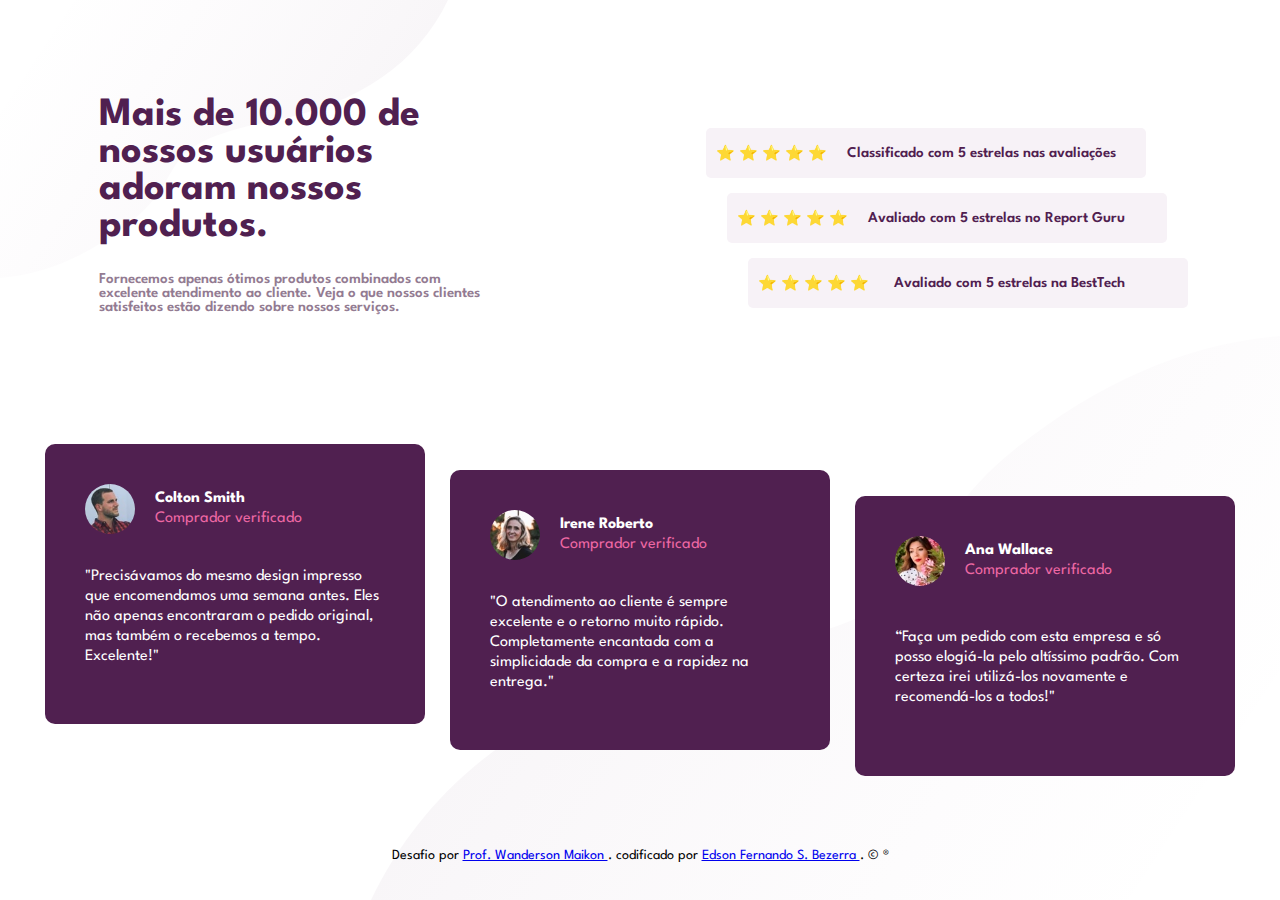
<file: pw_1_desafio_4/index.html>
<!DOCTYPE html>
<html lang="en">
<head>
    <meta charset="UTF-8">
    <meta name="viewport" content="width=device-width, initial-scale=1.0">
    <link href="https://fonts.googleapis.com/css2?family=League+Spartan:wght@100..900&family=Outfit:wght@100..900&display=swap" rel="stylesheet">
    <link rel="stylesheet" href="style.css">
    <title>Document</title>
</head>
<body>
<div class="main">
    <section>
        
            <div class="title">
                <h1>Mais de 10.000 de nossos usuários adoram nossos produtos.</h1>
                <p>
                    Fornecemos apenas ótimos produtos combinados com excelente atendimento ao cliente.
                    Veja o que nossos clientes satisfeitos estão dizendo sobre nossos serviços.
                </p>
            </div>
        <div class="avaliar">
        
                <div class="cert">
                    &#11088;  &#11088;  &#11088;  &#11088;  &#11088;  <p> Classificado com 5 estrelas nas avaliações</p>
                </div>
                <div class="report">
                    &#11088;  &#11088;  &#11088;  &#11088;  &#11088;<p> Avaliado com 5 estrelas no Report Guru</p>
                </div>
                <div class="best">
                    &#11088;  &#11088;  &#11088;  &#11088;  &#11088; <p>Avaliado com 5 estrelas na BestTech</p>
                </div>
        
        </div>
    </section>


        <div class="coment">
            <div class="Colton">
                <img src="imgs/image-colton.jpg" alt="">
               <p class="clint"> <strong>Colton Smith</strong> <br>
                Comprador verificado</p>
                <p>
                    "Precisávamos do mesmo design impresso que encomendamos uma semana antes.
                    Eles não apenas encontraram o pedido original, mas também o recebemos a tempo.
                    Excelente!"
                </p>
            </div>
            <div class="Irene">
                <img src="imgs/image-irene.jpg" alt="">
                <p class="clint">
                    <strong>Irene Roberto</strong> <br>
                    Comprador verificado
                </p>
                <p >
                    "O atendimento ao cliente é sempre excelente e o retorno muito rápido. Completamente encantada com a    simplicidade da compra e a rapidez na entrega."
                </p>
            </div>
            <div class="Ana">
                <img src="imgs/image-anne.jpg" alt=""> 
                <p class="clint">
                    <strong>Ana Wallace</strong> <br>
                    Comprador verificado
                </p>
                <p>
                    “Faça um pedido com esta empresa e só posso elogiá-la pelo altíssimo
                    padrão. Com certeza irei utilizá-los novamente e recomendá-los a todos!"
                </p>
            </div>
        </div>
    
</div>
<footer>
    <div class="attribution">
        Desafio por <a href="https://www.linkedin.com/in/wanderson-maikon-a88a23b1/" target="_blank">Prof. Wanderson Maikon </a>.
        codificado por <a href="https://www.linkedin.com/in/edson-fernando-souza-bezerra-0034ac/" target="_blank">Edson Fernando S. Bezerra </a>.
        &copy;
        &reg;
      </div>
</footer>
</body>
</html>
</file>
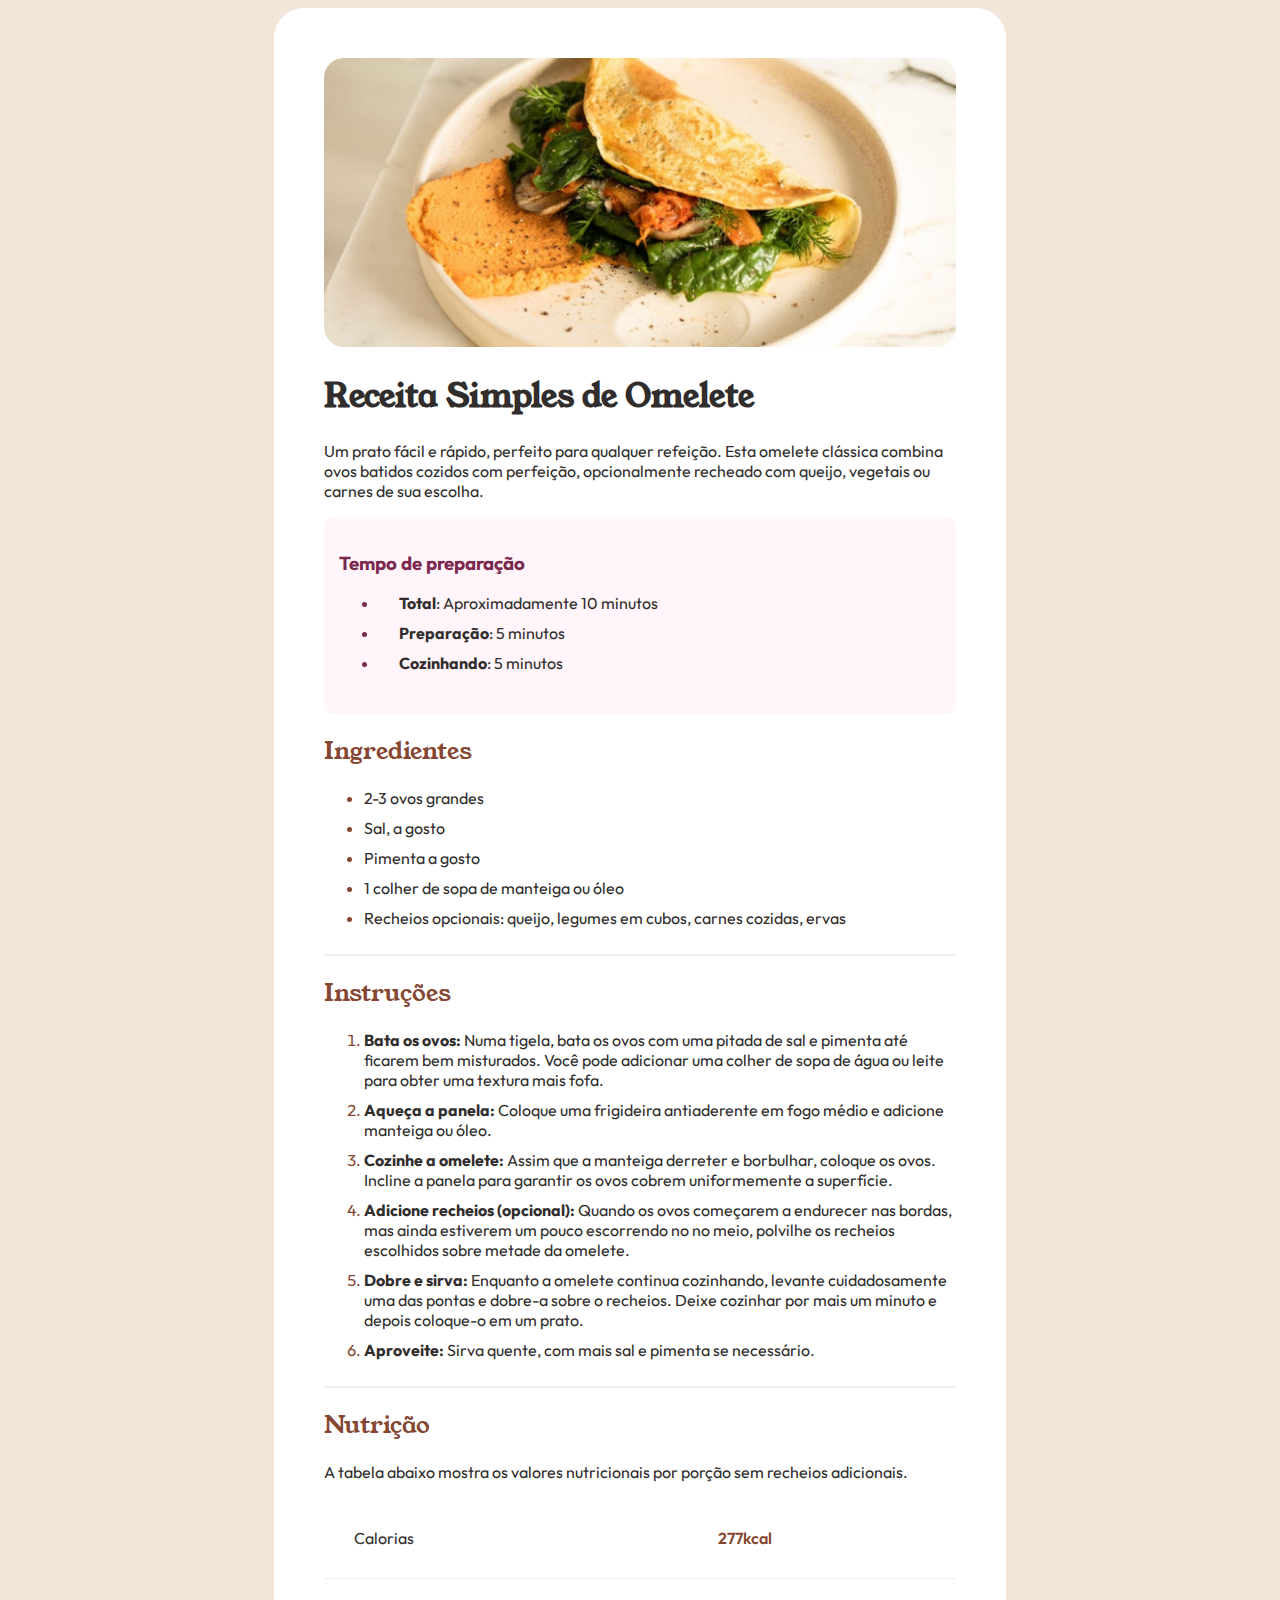
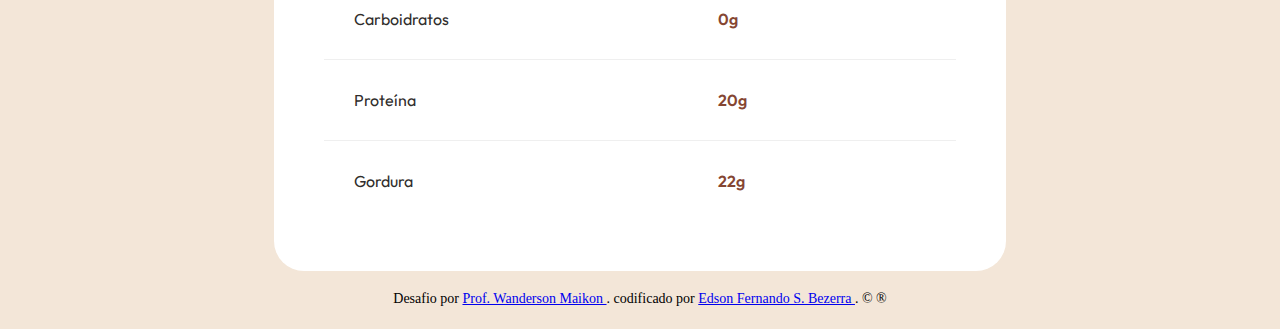
<file: PW_1_site_receita/index.html>
<!DOCTYPE html>
<html lang="pt-br">
<head>
    <meta charset="UTF-8">
    <meta name="viewport" content="width=device-width, initial-scale=1.0">
    <title>Receita Omelete</title>
    <link rel="shortcut icon" href="imangens/favicon-32x32.png" type="image/x-icon">
    <link href="https://fonts.googleapis.com/css2?family=Young+Serif&display=swap" rel="stylesheet">
    <link href="https://fonts.googleapis.com/css2?family=Outfit:wght@100..900&display=swap" rel="stylesheet">
    <link rel="stylesheet" href="style.css">
</head>
<body>
    <div class="main">
        <img class="omelete" src="imangens/image-omelette.jpeg" alt="omelete">
        <h1>Receita Simples de Omelete</h1>
        <p style="font-size: 16px;"> Um prato fácil e rápido, perfeito para qualquer refeição. Esta omelete clássica combina ovos batidos cozidos
        com perfeição, opcionalmente recheado com queijo, vegetais ou carnes de sua escolha.</p>
       <section class="tp">
            <h3>Tempo de preparação</h3>
          
              <ul>
                <li><strong>Total</strong>: Aproximadamente 10 minutos</li>
                <li><strong>Preparação</strong>: 5 minutos</li>
                <li><strong>Cozinhando</strong>: 5 minutos</li>
            </ul>
        </section>
        <section class="ingredientes">
            <h2>Ingredientes</h2>
            <ul>
                <li>2-3 ovos grandes</li>
                <li>Sal, a gosto</li>
                 <li>Pimenta a gosto</li>
                <li>1 colher de sopa de manteiga ou óleo</li>
                <li>Recheios opcionais: queijo, legumes em cubos, carnes cozidas, ervas</li>
            </ul>
        </section>
        <hr>
        <section class="instru">
            <h2> Instruções</h2>
            <ol>
                <li>
                    <strong>Bata os ovos:</strong> Numa tigela, bata os ovos com uma pitada de sal e pimenta até ficarem bem misturados.
                    Você pode adicionar uma colher de sopa de água ou leite para obter uma textura mais fofa.
               </li>
                <li>
                    <strong>Aqueça a panela:</strong> Coloque uma frigideira antiaderente em fogo médio e adicione manteiga ou óleo.
                </li>
                <li>
                    <strong>Cozinhe a omelete:</strong> Assim que a manteiga derreter e borbulhar, coloque os ovos. Incline a panela para garantir
                    os ovos cobrem uniformemente a superfície.
                </li>
                <li>
                    <strong>Adicione recheios (opcional):</strong> Quando os ovos começarem a endurecer nas bordas, mas ainda estiverem um pouco escorrendo
                    no
                    no meio, polvilhe os recheios escolhidos sobre metade da omelete.
                </li>
                <li>
                    <strong>Dobre e sirva:</strong> Enquanto a omelete continua cozinhando, levante cuidadosamente uma das pontas e dobre-a sobre o
                    recheios. Deixe cozinhar por mais um minuto e depois coloque-o em um prato.
                </li>
                <li><strong>Aproveite:</strong> Sirva quente, com mais sal e pimenta se necessário.</li>
            </ol>
        </section>
        <hr>
        <section class="nutri">
        
            <h2> Nutrição</h2>
            <p>
                A tabela abaixo mostra os valores nutricionais por porção sem recheios adicionais.</p>
            <table>
                <tr>
                    <td>  Calorias</td>
                    <td>  277kcal</td>
                </tr>

                <tr> 
                    <td>Carboidratos</td>
                    <td>0g</td>
                </tr>
                <tr>
                    <td>Proteína</td>
                    <td>20g</td>
                </tr>
                <tr>
                    <td>Gordura</td>
                    <td>22g</td>
                </tr>

            </table>
        </section>
    </div>

    <footer>
        <div class="attribution">
            Desafio por <a href="https://www.linkedin.com/in/wanderson-maikon-a88a23b1/" target="_blank">Prof. Wanderson Maikon </a>.
            codificado por <a href="https://www.linkedin.com/in/edson-fernando-souza-bezerra-0034ac/" target="_blank">Edson Fernando S. Bezerra </a>.
            &copy;
            &reg;
          </div>
    </footer>
</body>
</html>
</file>
<file: pw_1_desafio_4/style.css>
body{
    background-image: url(imgs/bg-pattern-top-desktop.svg), url(imgs/bg-pattern-bottom-desktop.svg);
   margin: 0;
   padding: 0;
   height: 100vh;

    background-repeat: no-repeat, no-repeat;
    background-position:  left top , right bottom;
 
  background-size: 35%,71%;
  

  display: flex;
  flex-wrap: wrap;
 
  font-family: "League Spartan", sans-serif;

}

 
.main{
  
  width: 100%;
  padding: 0px;
 flex-wrap: wrap;
 display: flex;
 

column-gap: 100px;

 

}
section {
  display: flex;
  width: 100%;
  justify-content: center;
  flex-wrap: wrap;
  column-gap: 13%;
}

.avaliar{  

  width:  420px;
  padding: 0 0 0 10px;
  display: flex;
  flex-direction: column;
  margin: 10% 90px 25px 0PX;
font-size: 15px;

}
.cert{
  
    color:hsl(300, 43%, 22%) ;
    font-weight: 600;
    background-color:   hsl(300, 24%, 96%) ;
    width: 100%;
    padding: 0 10px;
    height: 50px;
    display: flex;
    flex-direction: row;
    align-items: center;
    text-align: center;
  border-radius: 5px;
 margin: 0 0px 15px 0px ;
   
}
.cert p{
 margin-left: 20px;
 font-size: 15px;
}
.report{
    color:hsl(300, 43%, 22%) ;
    font-weight: 600;
    background-color:   hsl(300, 24%, 96%) ;
    width: 100%;
    padding: 0 10px;
    height: 50px;
    display: flex;
    flex-direction: row;
    align-items: center;
  text-align: center;
  border-radius: 5px;
  margin: 0 0 15px 5%;
   
   
}

.report p{
  margin-left: 20px;
  font-size: 15px;
 }

.best{
  color:hsl(300, 43%, 22%) ;
  font-weight: 600;
  background-color:   hsl(300, 24%, 96%) ;
  width: 100%;
  padding: 0 10px;
  height: 50px;
  display: flex;
  flex-direction: row;
  align-items: center;
text-align: center;
border-radius: 5px;
margin-left: 10%;
}

.best p{
  margin-left: 25px;
  font-size: 15px;
 }

.title{
  
padding: 0 0 0 35px;
width: 430px;
margin: 70px 0px 0 0px;

}
.title h1{
  width: 400px;
  color:hsl(300, 43%, 22%);
  font-weight: 700;
  font-size: 40px;
  
}
.title p{
  width: 400px;
  font-size: 15px;
  color:hsl(303, 10%, 53%) ;
  font-weight: 600;
}
 
.coment{
  width: 100%;
  display: flex;
  flex-direction: row;
 flex-wrap: wrap;
  justify-content: center;
  margin-top: 100PX;
  line-height: 20px;
  column-gap: 25px;   
}
.Colton{
  display: flex;
  flex-wrap: wrap;
  padding: 40px;
  width: 300px;
  color: white;
  background-color: hsl(300, 43%, 22%);
  margin: 0 0px 20px 0;
  height: 200px;
  border-radius: 10px;
}
 .clint{ margin: 5px 0 10px 0;
  line-height: 20px;
  height: 50px;
  color: hsl(333, 80%, 67%);
}
.Colton img{
  width: 50px;
  height: 50px;
  margin-right: 20px;
  border-radius: 30px;
}
.coment strong{
  color: white;
}
.Irene{
  display: flex;
  flex-wrap: wrap;

  padding: 40px;
  width: 300px;
  color: white;
  background-color: hsl(300, 43%, 22%);
  margin: 2% 0px 20px 0;
  height: 200px;
  border-radius: 10px;
}
.Irene img{
  width: 50px;
  height: 50px;
  margin-right: 20px;
  border-radius: 30px;
}

  

.Ana{
  display: flex;
  flex-wrap: wrap;
  padding: 40px;
  width: 300px;
  height: 200px;
  color: white;
  background-color: hsl(300, 43%, 22%);
  margin: 4% 0px 20px 0;
  border-radius: 10px;
}

.Ana img{
  width: 50px;
  height: 50px;
  margin-right: 20px;
  border-radius: 30px;
}
footer{
  width: 100%;
  align-items: center;
  text-align: center;
  display: flex;
  justify-content: center;
  flex-wrap: wrap;
}
footer .attribution {
  margin-top: 10px;
   padding: 20px;   
    height: 20px;
    font-size: 14px;
}
</file>
<file: PW_1_site_receita/style.css>
body{
background-color: hsl(30, 54%, 90%);

display: flex;
flex-direction: column;
flex-wrap: wrap;
flex-direction: column;
align-items: center;


}
.main{
 
  font-family: 'Young Serif', serif;
  font-weight: 400;
  color: hsl(24, 5%, 18%);
  font-style: normal;
    background-color: hsl(0, 0%, 100%);
    width: 50%;
    border-radius: 30px;
    text-align: left;
 padding: 50px;
   
   
    
}
.main p {
    font-family:  'Outfit',sans-serif;
    
    font-size: 16px;
}
.main .omelete{
 
    width: 100%;
    border-radius: 20px;
   
   
}
    
.tp{
    font-family: 'Outfit',sans-serif;
   
    font-size: 16px;
    
    padding: 15px;
    background-color: hsl(330, 100%, 98%);
    border-radius: 10px;
    
    
}

.tp ul li::marker {
 color: hsl(332, 51%, 32%);

}
.tp ul li{
    padding-left:  20px;
    padding-bottom: 10px; 
}
.ingredientes ul{
    font-family:  'Outfit',sans-serif;
    font-size: 16px;
}
.ingredientes ul li {
    padding-bottom: 10px;
}
.ingredientes ul li::marker{
    color:hsl(14, 45%, 36%) ;
}

.instru ol {
    font-family:  'Outfit',sans-serif;

    font-size: 16px;
}
.instru ol li::marker{
     
    color: hsl(14, 45%, 36%);
}
.instru ol li {
    padding-bottom: 10px;
}

.nutri table{
    width: 100%;
    font-family:  'Outfit',sans-serif;
    font-size: 16px;
    
    border-collapse: collapse;
    
   
}
.nutri table td{
    padding: 30px;
    
}
.nutri table tr{
    
    border-bottom: 1px  solid  hsla(60, 1%, 83%, 0.37);
}
.nutri table td:nth-child(2){
    font-weight: 600;
    color: hsl(14, 45%, 36%);
}
.nutri table tr:last-child{
  
    border: 0px;
}
footer .attribution {
  margin-top: 10px;
   padding: 10px;   
    height: 20px;
    font-size: 14px;
}
h2{
    color: hsl(14, 45%, 36%);
    font-weight: 400;
    
}
h3{
    color: hsl(332, 51%, 32%);
}
hr{
    
 
  border:1px solid  hsla(60, 1%, 83%, 0.37);
  
}}
</file>
